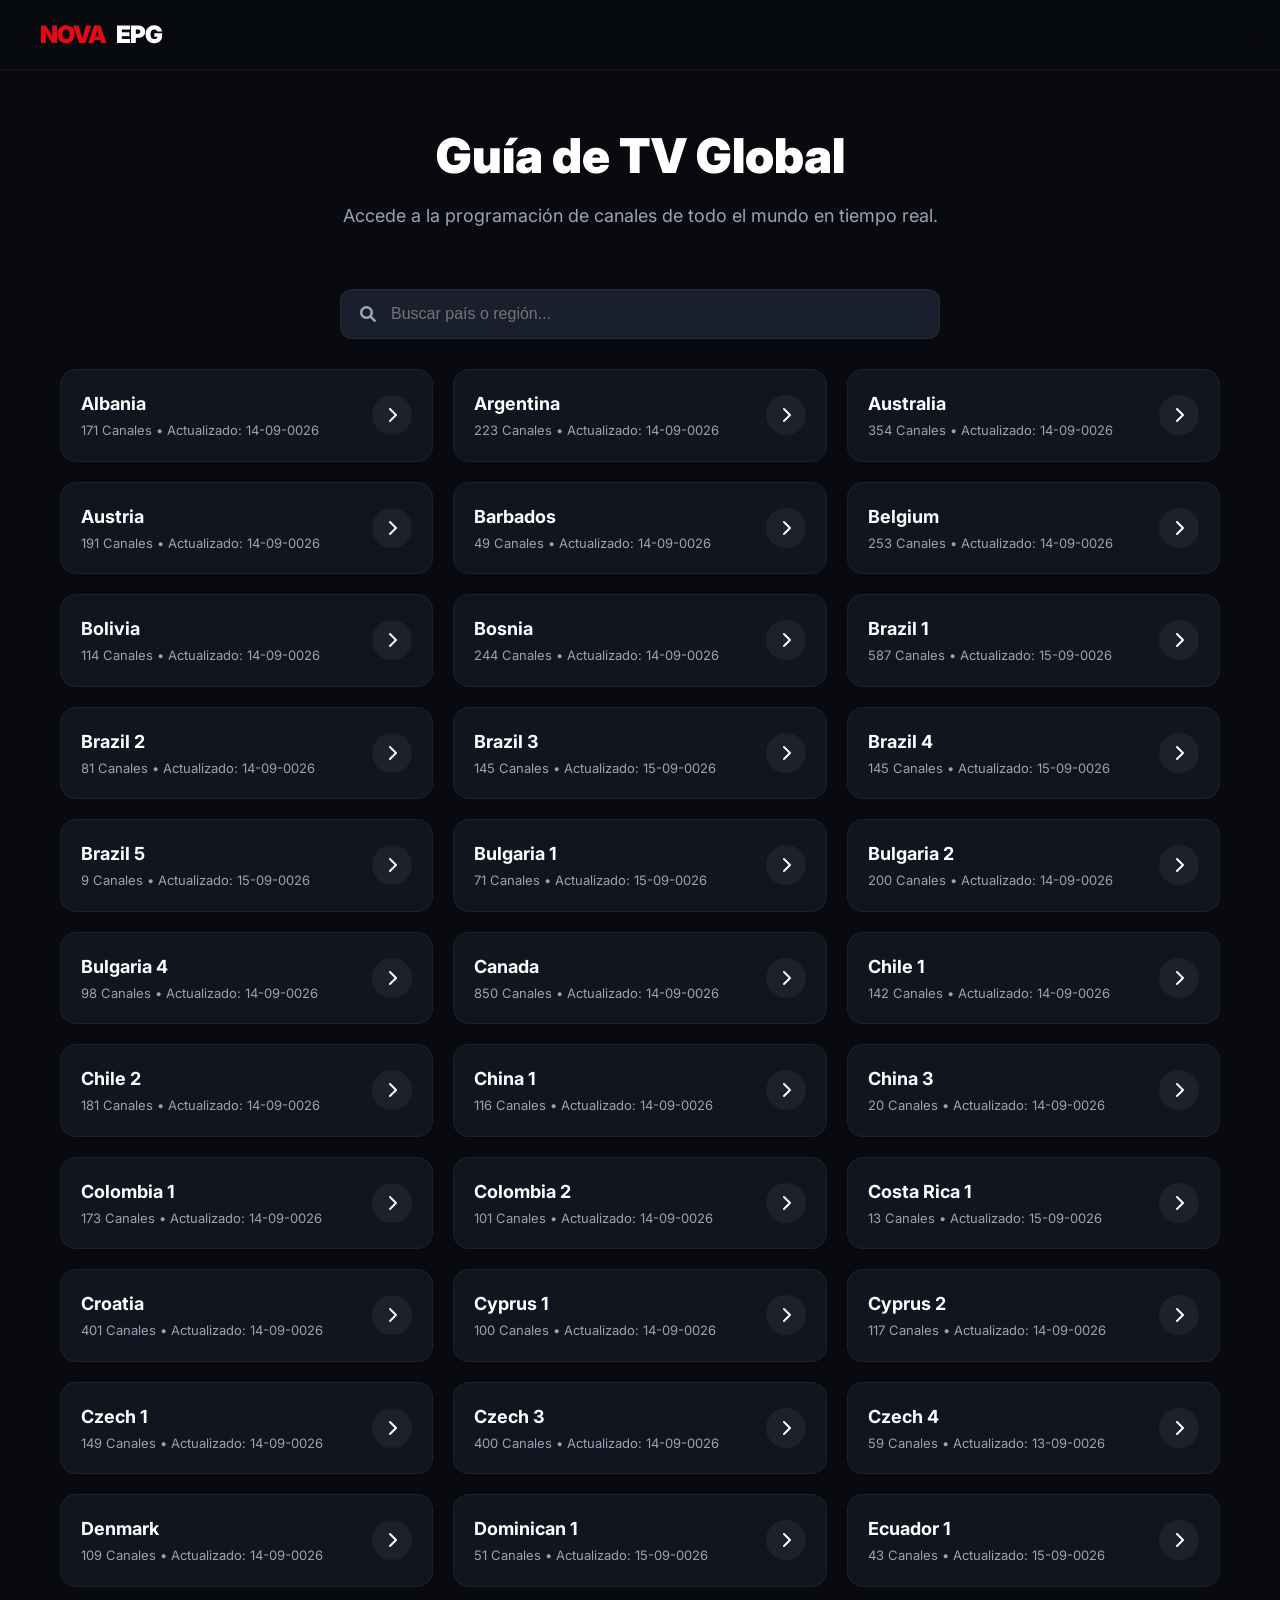
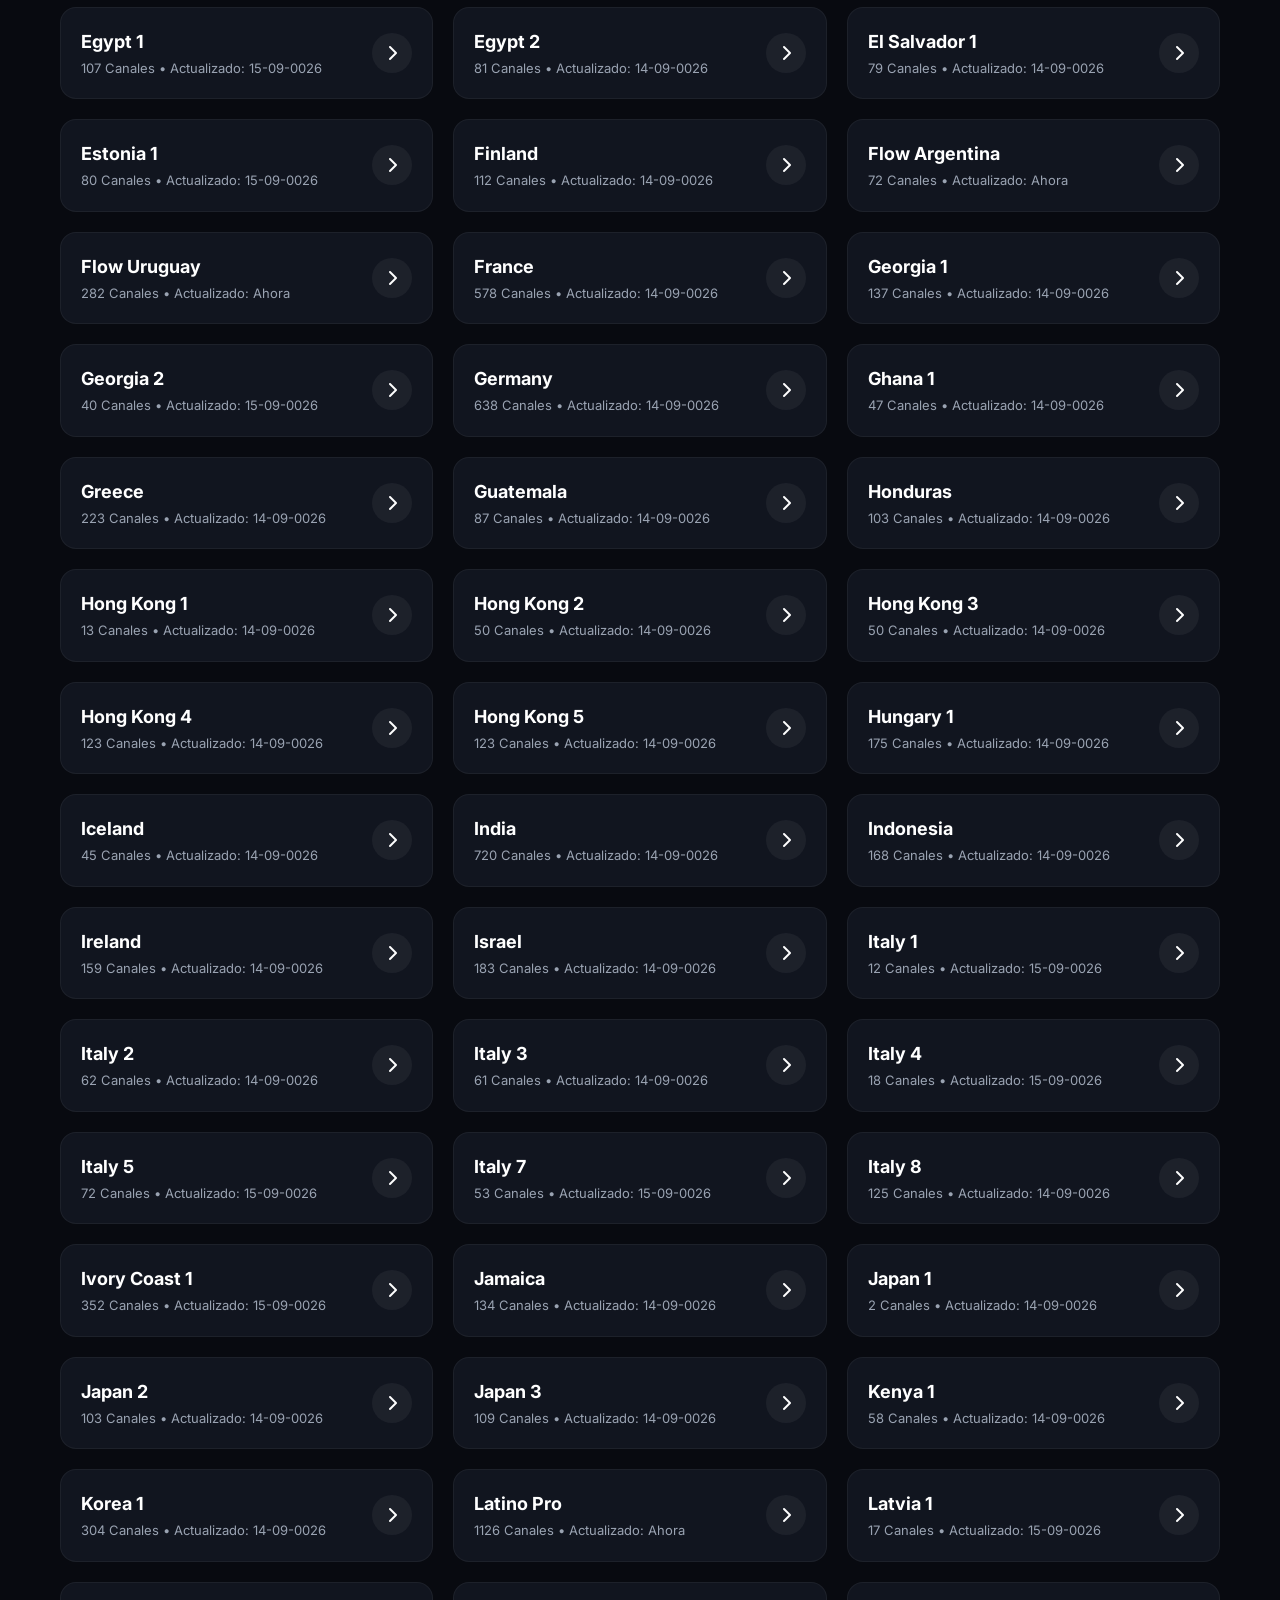
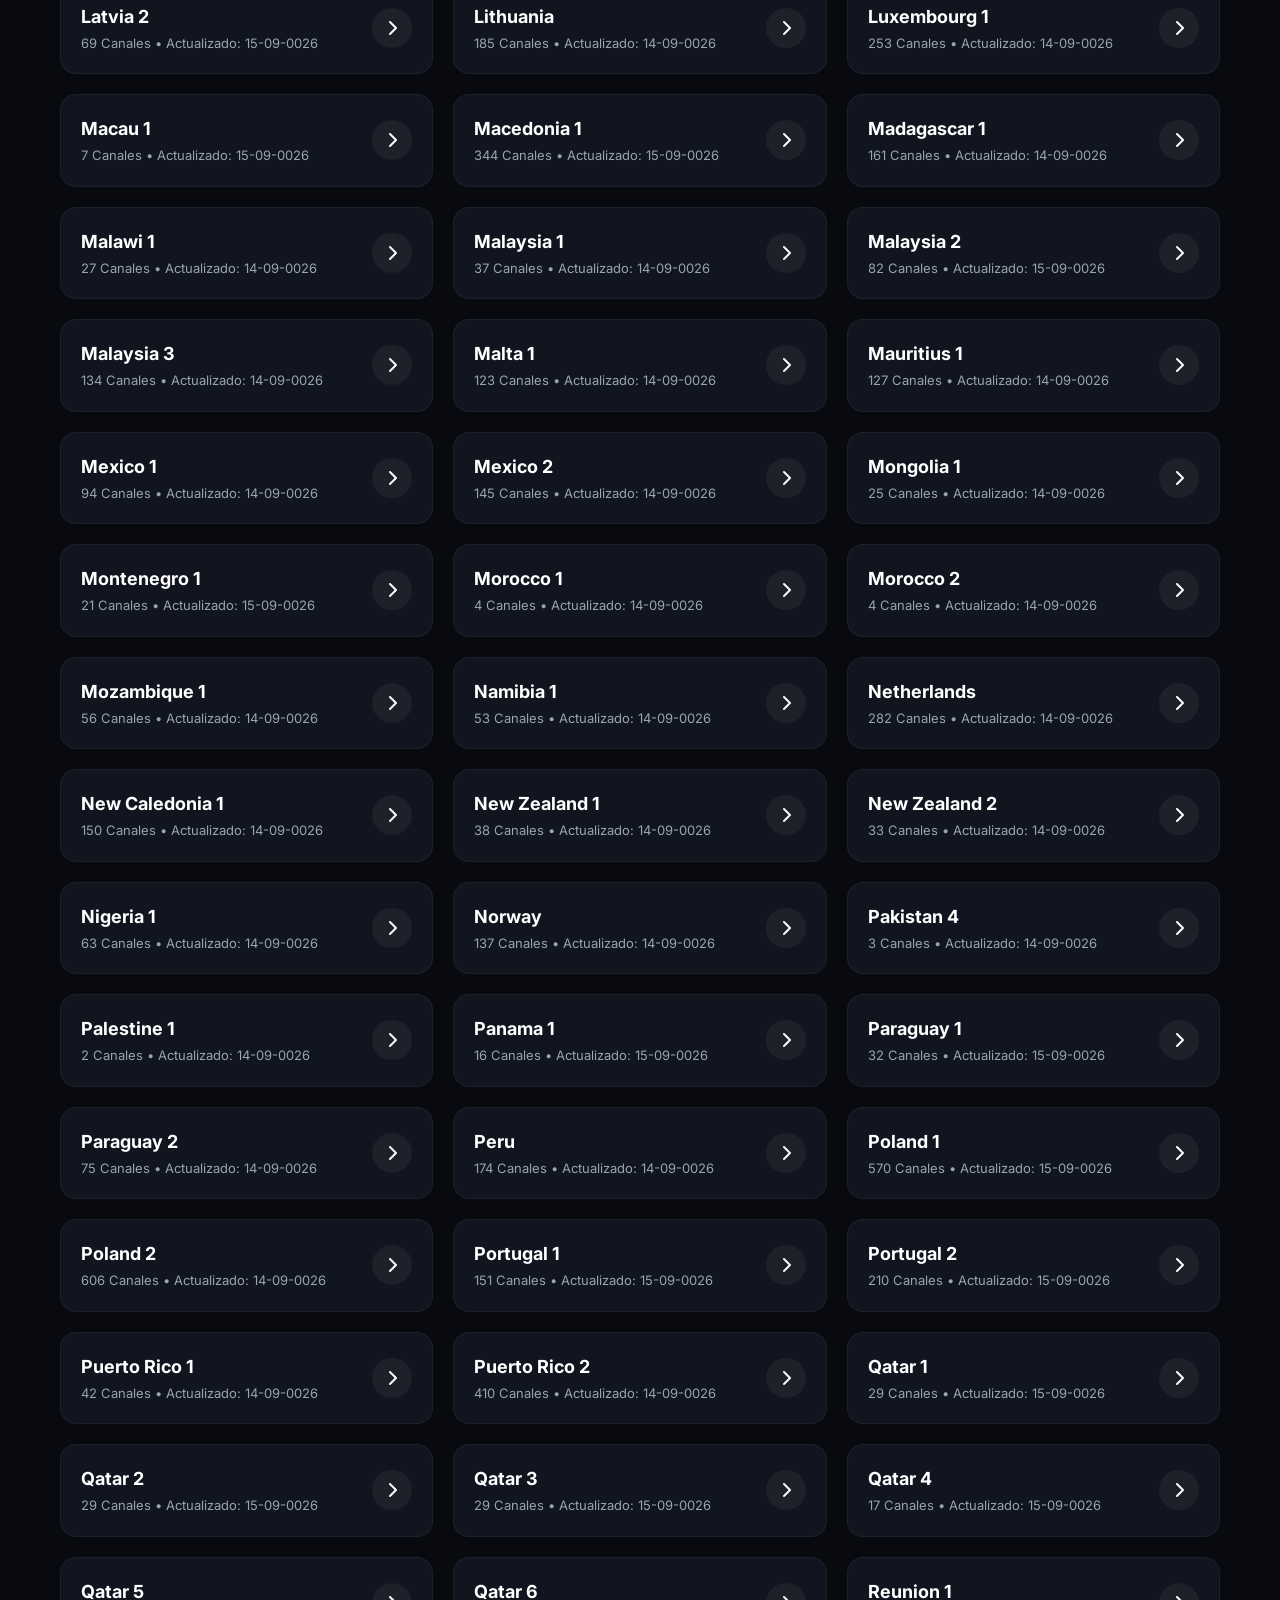
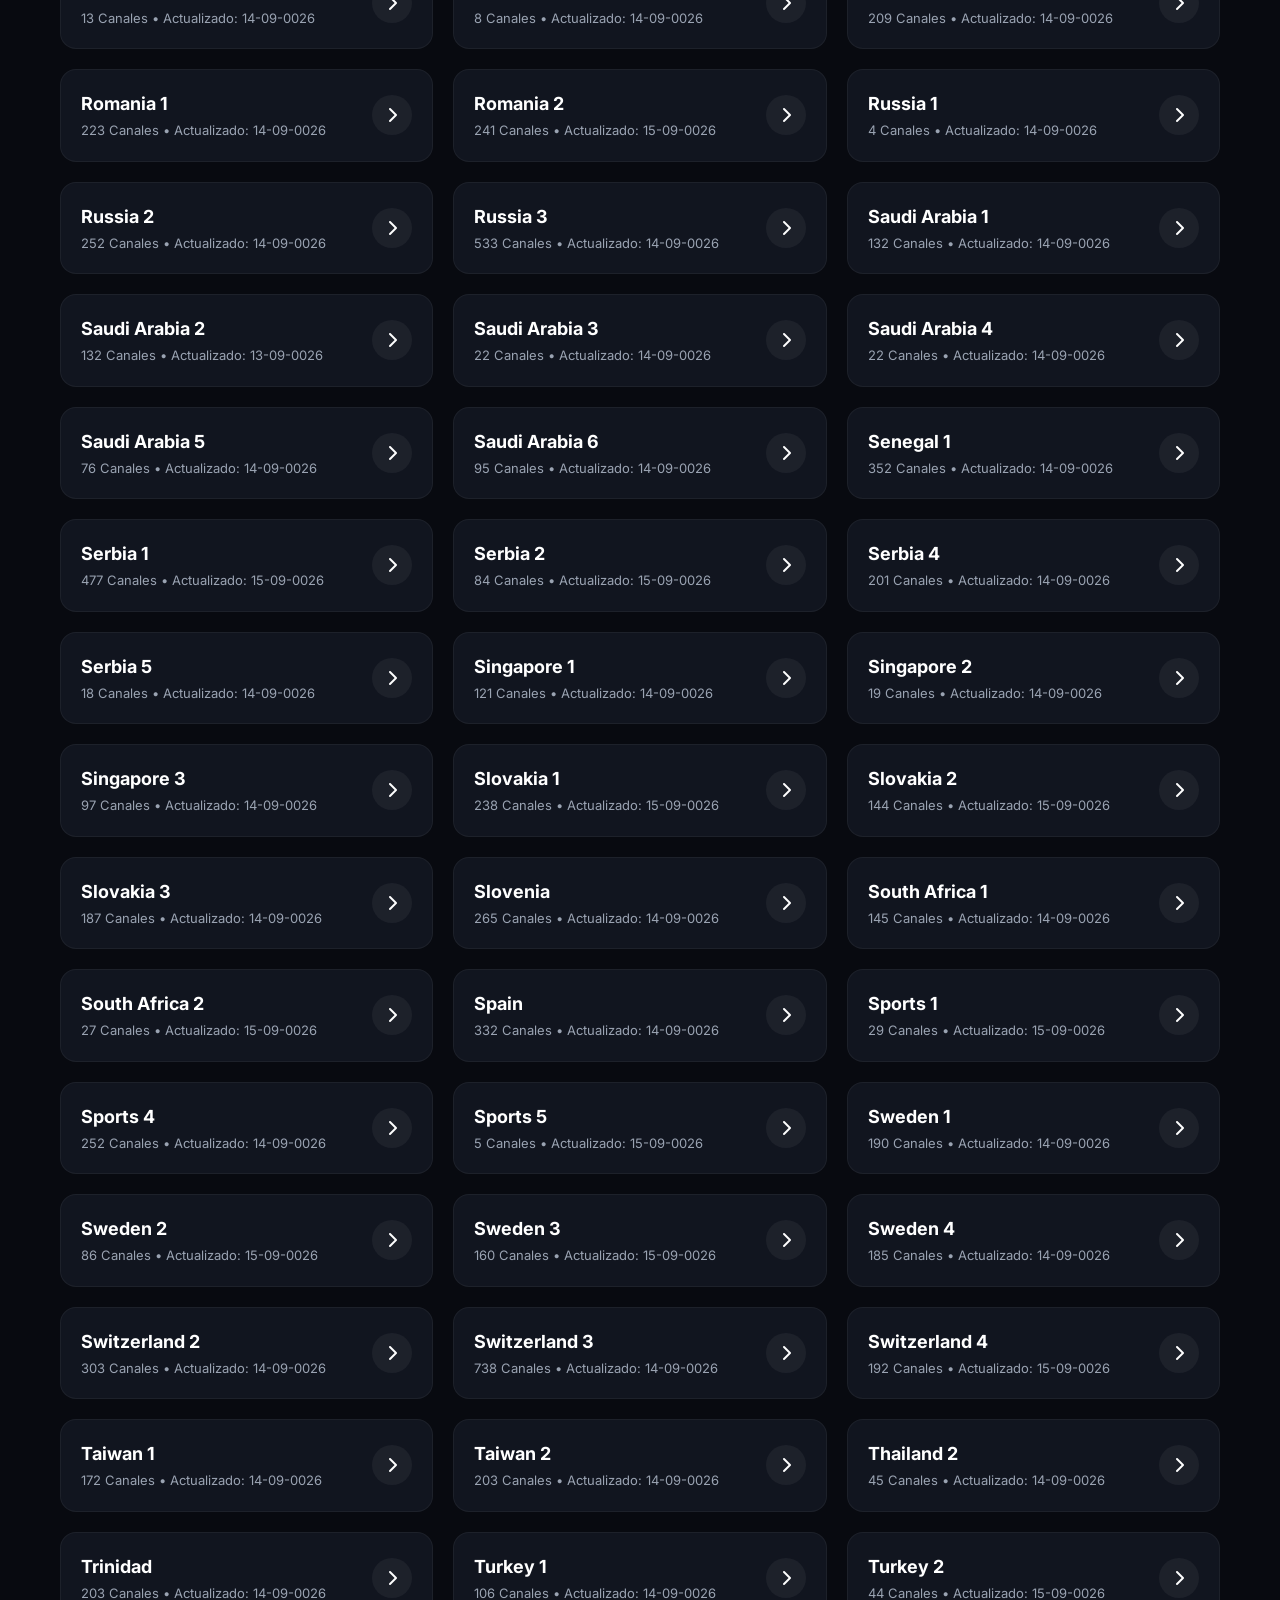
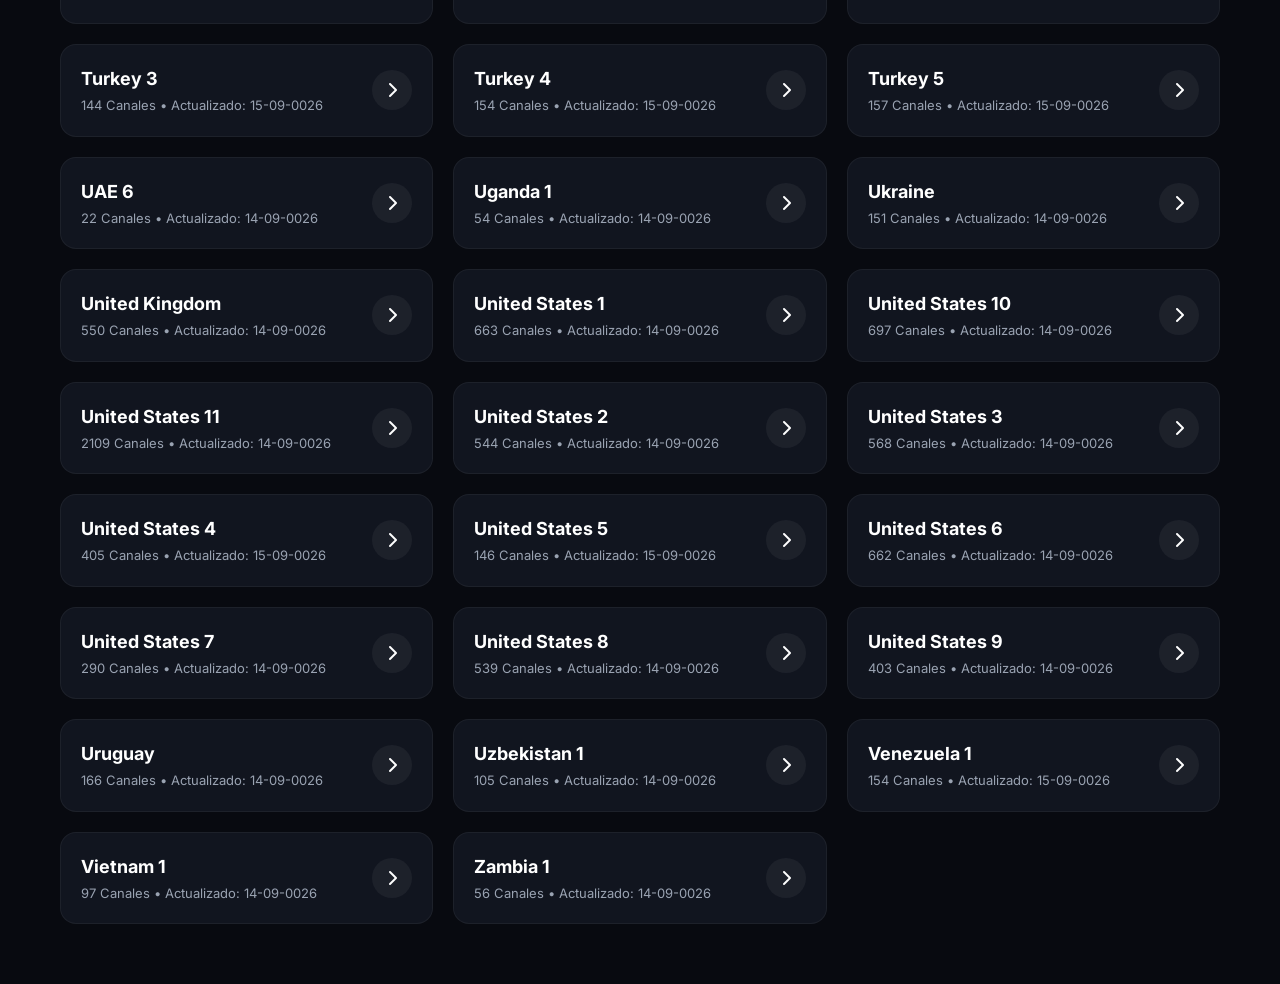
<file: web/index.html>
<!DOCTYPE html>
<html lang="es">
<head>
    <meta charset="UTF-8">
    <meta name="viewport" content="width=device-width, initial-scale=1.0">
    <title>NovaEPG | Guía de TV Gratuita</title>
    <link rel="stylesheet" href="style.css">
    <link href="https://fonts.googleapis.com/css2?family=Inter:wght@400;700;900&display=swap" rel="stylesheet">
    <link rel="stylesheet" href="https://cdnjs.cloudflare.com/ajax/libs/font-awesome/6.0.0/css/all.min.css">
</head>
<body>

    <nav class="navbar">
        <a href="index.html" class="nav-logo">NOVA<span>EPG</span></a>
    </nav>

    <div class="container">
        <div class="hero">
            <h1>Guía de TV Global</h1>
            <p>Accede a la programación de canales de todo el mundo en tiempo real.</p>
        </div>

        <div class="search-bar">
            <i class="fa-solid fa-magnifying-glass"></i>
            <input type="text" id="countrySearch" placeholder="Buscar país o región..." oninput="filterCountries()">
        </div>

        <div class="grid-countries" id="countryGrid">
            <!-- Cargado dinámicamente -->
            <div style="text-align: center; grid-column: 1/-1; padding: 40px; color: var(--text-muted);">
                <i class="fa-solid fa-spinner fa-spin"></i> Cargando directorio...
            </div>
        </div>
    </div>

    <script>
        let allCountries = [];

        async function init() {
            try {
                const res = await fetch('../data/countries.json?t=' + Date.now());
                allCountries = await res.json();
                renderCountries(allCountries);
            } catch (e) {
                console.error("Error al cargar países:", e);
                document.getElementById('countryGrid').innerHTML = '<p style="text-align:center; grid-column:1/-1;">Error al cargar datos. Asegúrate de que el script de generación haya corrido.</p>';
            }
        }

        function renderCountries(list) {
            const grid = document.getElementById('countryGrid');
            if (list.length === 0) {
                grid.innerHTML = '<p style="text-align:center; grid-column:1/-1;">No se encontraron resultados.</p>';
                return;
            }

            grid.innerHTML = list.map(c => `
                <div class="card" onclick="window.location.href='epg.html?c=${encodeURIComponent(c.name)}'">
                    <div class="card-info">
                        <h3>${c.name}</h3>
                        <p>${c.count} Canales • Actualizado: ${c.updated}</p>
                    </div>
                    <div class="card-btn">
                        <i class="fa-solid fa-chevron-right"></i>
                    </div>
                </div>
            `).join('');
        }

        function filterCountries() {
            const val = document.getElementById('countrySearch').value.toLowerCase();
            const filtered = allCountries.filter(c => c.name.toLowerCase().includes(val));
            renderCountries(filtered);
        }

        init();
    </script>
</body>
</html>
</file>
<file: web/style.css>
:root {
    --primary: #e50914;
    --primary-hover: #b91c1c;
    --bg: #080a10;
    --card-bg: #11151f;
    --sidebar-bg: #0c0f17;
    --input-bg: #1a1f2e;
    --text: #ffffff;
    --text-muted: #9aa3b2;
    --border: rgba(255,255,255,0.05);
    --selection: rgba(229, 9, 20, 0.2);
    --grid-time: #1a1f2e;
}

* { box-sizing: border-box; margin: 0; padding: 0; outline: none; }
body {
    background: var(--bg);
    color: var(--text);
    font-family: 'Inter', -apple-system, BlinkMacSystemFont, "Segoe UI", Roboto, sans-serif;
    line-height: 1.5;
    -webkit-font-smoothing: antialiased;
}

a { text-decoration: none; color: inherit; }

/* NAVBAR */
.navbar {
    height: 70px;
    background: rgba(8, 10, 16, 0.8);
    backdrop-filter: blur(20px);
    border-bottom: 1px solid var(--border);
    display: flex;
    align-items: center;
    padding: 0 40px;
    position: fixed;
    top: 0;
    width: 100%;
    z-index: 1000;
}

.nav-logo {
    font-weight: 900;
    font-size: 24px;
    color: var(--primary);
    letter-spacing: -1px;
    display: flex;
    align-items: center;
    gap: 10px;
}

.nav-logo span { color: #fff; }

/* LANDING / DIRECTORY */
.container {
    max-width: 1200px;
    margin: 120px auto 60px;
    padding: 0 20px;
}

.hero {
    text-align: center;
    margin-bottom: 60px;
}

.hero h1 {
    font-size: 48px;
    font-weight: 900;
    margin-bottom: 10px;
}

.hero p {
    color: var(--text-muted);
    font-size: 18px;
}

.search-bar {
    max-width: 600px;
    margin: 30px auto;
    position: relative;
}

.search-bar input {
    width: 100%;
    padding: 15px 25px 15px 50px;
    background: var(--input-bg);
    border: 1px solid var(--border);
    border-radius: 12px;
    color: #fff;
    font-size: 16px;
    transition: 0.3s;
}

.search-bar input:focus {
    border-color: var(--primary);
    box-shadow: 0 0 0 4px var(--selection);
}

.search-bar i {
    position: absolute;
    left: 20px;
    top: 50%;
    transform: translateY(-50%);
    color: var(--text-muted);
}

.grid-countries {
    display: grid;
    grid-template-columns: repeat(auto-fill, minmax(280px, 1fr));
    gap: 20px;
}

.card {
    background: var(--card-bg);
    border: 1px solid var(--border);
    border-radius: 16px;
    padding: 20px;
    transition: 0.3s;
    cursor: pointer;
    display: flex;
    justify-content: space-between;
    align-items: center;
}

.card:hover {
    transform: translateY(-5px);
    border-color: var(--primary);
    background: #161b29;
}

.card-info h3 { font-size: 18px; margin-bottom: 4px; }
.card-info p { font-size: 13px; color: var(--text-muted); }

.card-btn {
    width: 40px;
    height: 40px;
    background: rgba(255,255,255,0.05);
    border-radius: 50%;
    display: flex;
    align-items: center;
    justify-content: center;
    transition: 0.3s;
}

.card:hover .card-btn {
    background: var(--primary);
}

/* EPG GUIDE GRID VIEW */
.epg-layout {
    display: flex;
    flex-direction: column;
    height: 100vh;
    padding-top: 70px;
}

.epg-controls {
    padding: 20px 40px;
    display: flex;
    gap: 20px;
    background: var(--bg);
    border-bottom: 1px solid var(--border);
}

.epg-grid-container {
    flex: 1;
    overflow: auto;
    position: relative;
    background: #05060a;
}

.epg-header {
    display: flex;
    position: sticky;
    top: 0;
    z-index: 100;
    background: var(--grid-time);
    border-bottom: 1px solid var(--border);
}

.channel-col-header {
    min-width: 250px;
    padding: 15px 25px;
    background: var(--sidebar-bg);
    border-right: 2px solid var(--border);
    font-weight: 800;
    font-size: 12px;
    color: var(--text-muted);
}

.timeline {
    display: flex;
    flex: 1;
}

.time-marker {
    min-width: 300px; /* 1 hora = 300px */
    padding: 15px;
    border-right: 1px solid rgba(255,255,255,0.05);
    font-size: 12px;
    font-weight: 800;
    color: var(--text-muted);
    text-align: center;
}

.epg-row {
    display: flex;
    border-bottom: 1px solid var(--border);
    min-height: 90px;
}

.channel-cell {
    min-width: 250px;
    background: var(--sidebar-bg);
    border-right: 2px solid var(--border);
    padding: 15px 25px;
    display: flex;
    align-items: center;
    gap: 15px;
    position: sticky;
    left: 0;
    z-index: 50;
}

.channel-cell img {
    width: 45px;
    height: 45px;
    border-radius: 8px;
    background: #000;
    object-fit: contain;
}

.channel-name { font-weight: 700; font-size: 14px; }

.program-list {
    display: flex;
    position: relative;
    flex: 1;
}

.program-item {
    position: absolute;
    height: 100%;
    padding: 10px;
    background: rgba(255,255,255,0.02);
    border-right: 1px solid rgba(255,255,255,0.05);
    cursor: pointer;
    transition: 0.2s;
    display: flex;
    flex-direction: column;
    justify-content: center;
    overflow: hidden;
}

.program-item:hover {
    background: rgba(255,255,255,0.06);
    z-index: 10;
}

.program-item.active {
    border-left: 4px solid var(--primary);
    background: rgba(229, 9, 20, 0.08);
}

.p-title {
    font-weight: 700;
    font-size: 13px;
    white-space: nowrap;
    overflow: hidden;
    text-overflow: ellipsis;
    margin-bottom: 4px;
}

.p-time {
    font-size: 11px;
    color: var(--text-muted);
    font-weight: 600;
}

/* MODAL / DETAILS */
.modal-overlay {
    position: fixed;
    top: 0;
    left: 0;
    width: 100%;
    height: 100%;
    background: rgba(0,0,0,0.8);
    display: none;
    align-items: center;
    justify-content: center;
    z-index: 2000;
}

.modal {
    background: var(--card-bg);
    width: 90%;
    max-width: 500px;
    border-radius: 24px;
    padding: 40px;
    position: relative;
    border: 1px solid var(--border);
}

.modal h2 { margin-bottom: 15px; font-weight: 900; color: var(--primary); }
.modal p { color: var(--text-muted); margin-bottom: 20px; line-height: 1.6; }
.close-btn {
    position: absolute;
    top: 20px;
    right: 20px;
    cursor: pointer;
    font-size: 20px;
    color: var(--text-muted);
}
</file>
